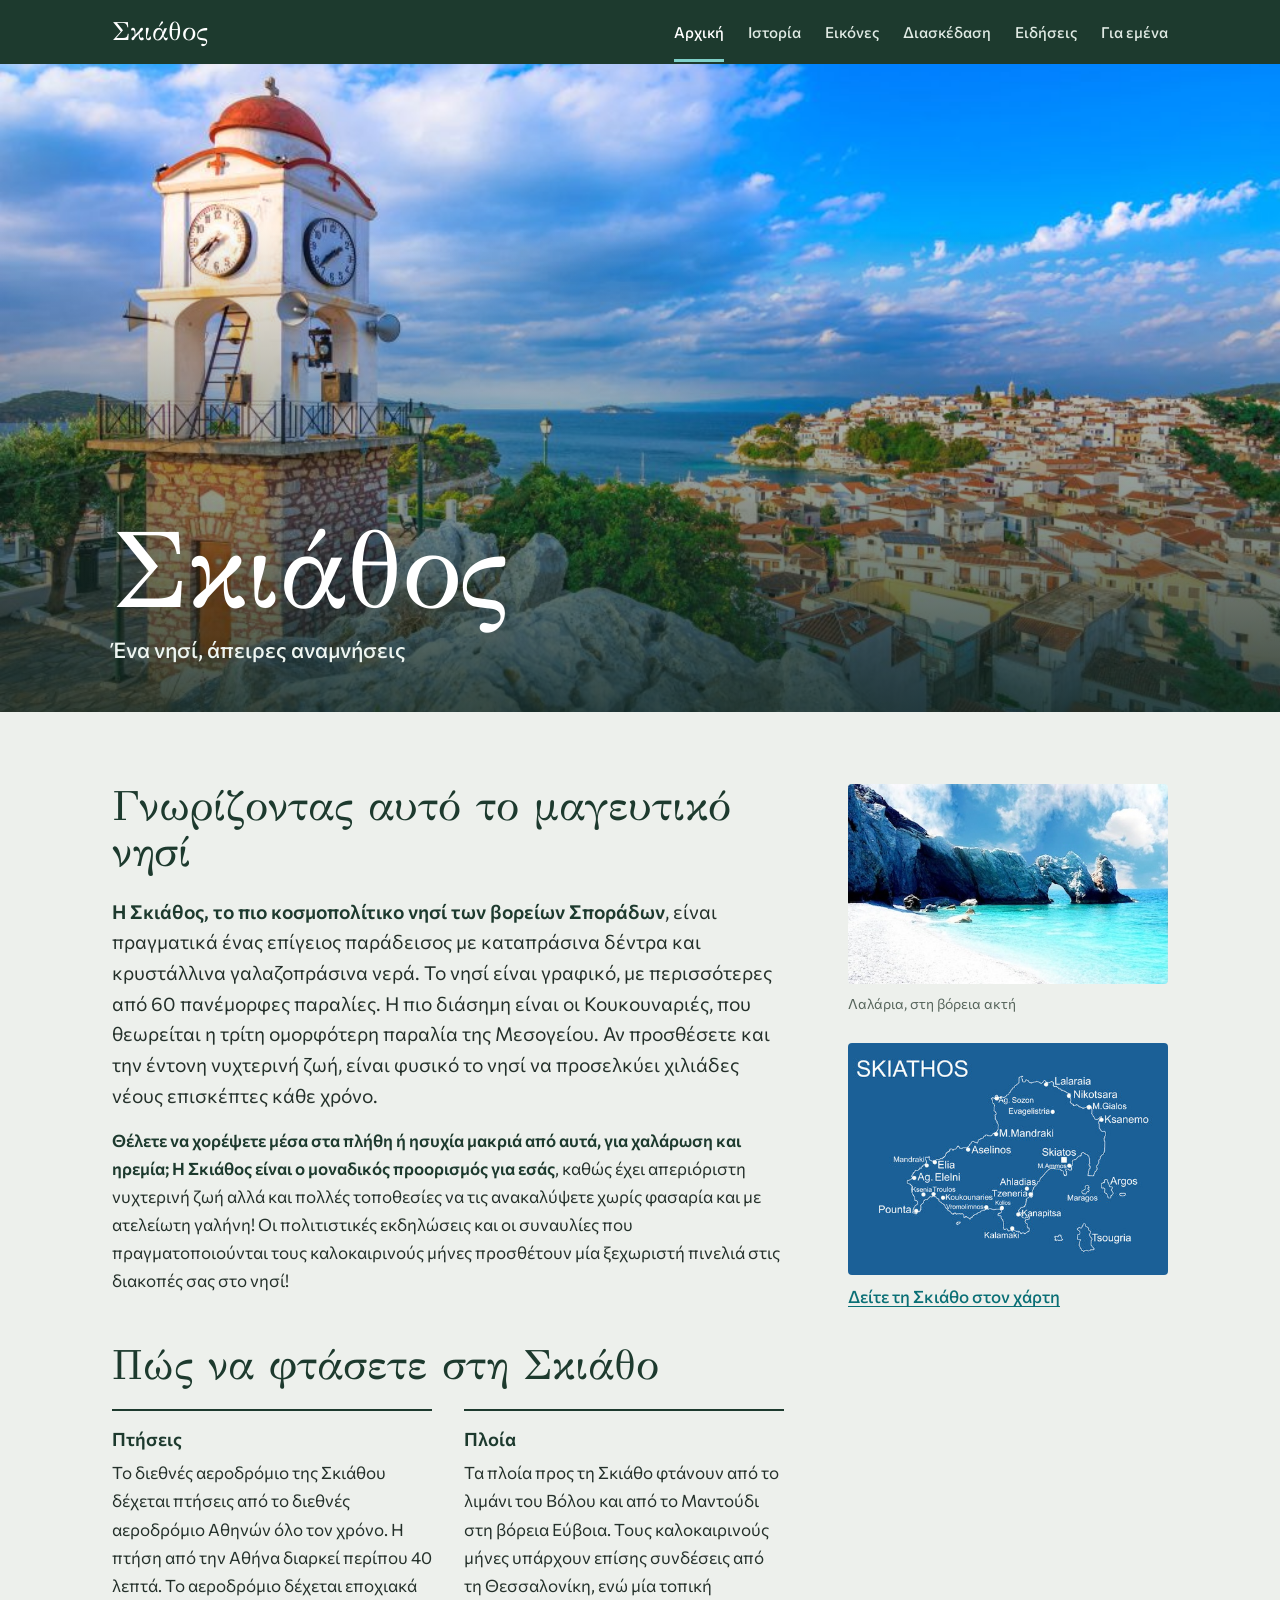
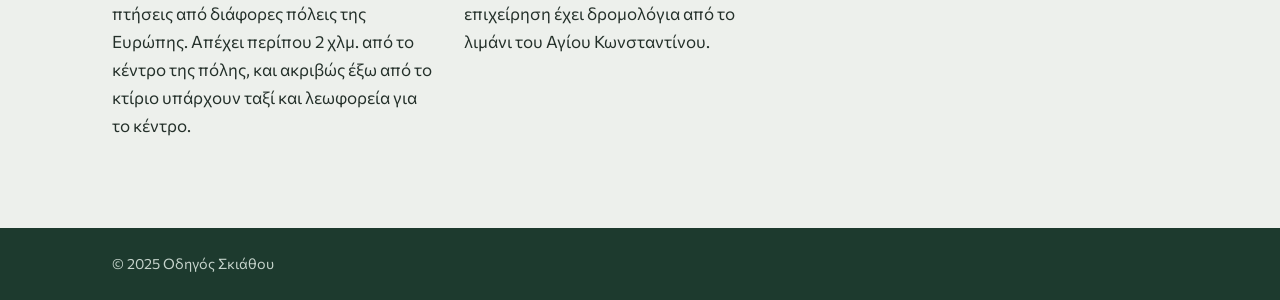
<file: index.html>
<!DOCTYPE html>
<html lang="el">

<head>
    <meta charset="UTF-8">
    <meta name="viewport" content="width=device-width, initial-scale=1">
    <meta name="description" content="ένας οδηγός για τη Σκιάθο, με αξιοθέατα, παραλίες, ιστορία και διασκέδαση.">
        <link rel="preconnect" href="https://fonts.googleapis.com">
    <link rel="preconnect" href="https://fonts.gstatic.com" crossorigin>
    <link rel="stylesheet" href="https://fonts.googleapis.com/css2?family=Commissioner:wght@400;500;600&amp;family=GFS+Didot&amp;display=swap">
    <link rel="stylesheet" href="css/style.css">
    <title>Ένας επίγειος παράδεισος: Σκιάθος</title>
</head>

<body class="page-home">
    <header class="site-header">
        <nav class="topbar" aria-label="Κύρια πλοήγηση">
            <a class="brand" href="index.html">Σκιάθος</a>
            <ul class="menu">
                <li><a class="button" href="index.html" aria-current="page">Αρχική</a></li>
                <li><a class="button" href="history.html">Ιστορία</a></li>
                <li><a class="button" href="images.html">Εικόνες</a></li>
                <li><a class="button" href="activities.html">Διασκέδαση</a></li>
                <li><a class="button" href="news.html">Ειδήσεις</a></li>
                <li><a class="button" href="aboutme.html">Για εμένα</a></li>
            </ul>
        </nav>
        <div class="hero">
            <div class="hero-text">
                <h1>Σκιάθος</h1>
                <p class="tagline">Ένα νησί, άπειρες αναμνήσεις</p>
            </div>
        </div>
    </header>

    <main id="periexomeno" class="wrap home-layout">
        <div class="content">
            <article>
                <h2>Γνωρίζοντας αυτό το μαγευτικό νησί</h2>
                <p class="lead"><span class="hightlight">Η Σκιάθος, το πιο κοσμοπολίτικο νησί των βορείων Σποράδων</span>,
                    είναι πραγματικά ένας επίγειος παράδεισος με καταπράσινα δέντρα και κρυστάλλινα γαλαζοπράσινα νερά.
                    Το νησί είναι γραφικό, με περισσότερες από 60 πανέμορφες παραλίες. Η πιο διάσημη είναι οι Κουκουναριές,
                    που θεωρείται η τρίτη ομορφότερη παραλία της Μεσογείου. Αν προσθέσετε και την έντονη νυχτερινή ζωή,
                    είναι φυσικό το νησί να προσελκύει χιλιάδες νέους επισκέπτες κάθε χρόνο.</p>
                <p><strong>Θέλετε να χορέψετε μέσα στα πλήθη ή ησυχία μακριά από αυτά, για χαλάρωση και ηρεμία;
                    Η Σκιάθος είναι ο μοναδικός προορισμός για εσάς</strong>, καθώς έχει απεριόριστη νυχτερινή ζωή
                    αλλά και πολλές τοποθεσίες να τις ανακαλύψετε χωρίς φασαρία και με ατελείωτη γαλήνη!
                    Οι πολιτιστικές εκδηλώσεις και οι συναυλίες που πραγματοποιούνται τους καλοκαιρινούς μήνες
                    προσθέτουν μία ξεχωριστή πινελιά στις διακοπές σας στο νησί!</p>
            </article>
            <section class="getting-there">
                <h2>Πώς να φτάσετε στη Σκιάθο</h2>
                <div class="routes">
                    <div class="route">
                        <h3>Πτήσεις</h3>
                        <p>Το διεθνές αεροδρόμιο της Σκιάθου δέχεται πτήσεις από το διεθνές αεροδρόμιο Αθηνών όλο τον χρόνο.
                            Η πτήση από την Αθήνα διαρκεί περίπου 40 λεπτά. Το αεροδρόμιο δέχεται εποχιακά πτήσεις από
                            διάφορες πόλεις της Ευρώπης. Απέχει περίπου 2 χλμ. από το κέντρο της πόλης, και ακριβώς έξω από
                            το κτίριο υπάρχουν ταξί και λεωφορεία για το κέντρο.</p>
                    </div>
                    <div class="route">
                        <h3>Πλοία</h3>
                        <p>Τα πλοία προς τη Σκιάθο φτάνουν από το λιμάνι του Βόλου και από το Μαντούδι στη βόρεια Εύβοια.
                            Τους καλοκαιρινούς μήνες υπάρχουν επίσης συνδέσεις από τη Θεσσαλονίκη, ενώ μία τοπική επιχείρηση
                            έχει δρομολόγια από το λιμάνι του Αγίου Κωνσταντίνου.</p>
                    </div>
                </div>
            </section>
        </div>
        <aside class="side">
            <figure>
                <img src="images/collumpic.jpg" alt="Η παραλία Λαλάρια με τη φυσική αψίδα στα βράχια">
                <figcaption>Λαλάρια, στη βόρεια ακτή</figcaption>
            </figure>
            <a class="map-link" href="https://www.google.com/maps/@39.1655682,23.4661247,12160m/data=!3m1!1e3?entry=ttu&amp;g_ep=EgoyMDI1MTEwMi4wIKXMDSoASAFQAw%3D%3D"
                target="_blank" rel="noopener">
                <img src="images/map.jpg" alt="Χάρτης της Σκιάθου με τις παραλίες">
                <span>Δείτε τη Σκιάθο στον χάρτη</span>
            </a>
        </aside>
    </main>

    <footer class="footer">
        <p>&copy; 2025 Οδηγός Σκιάθου</p>
    </footer>

</body>

</html>
</file>
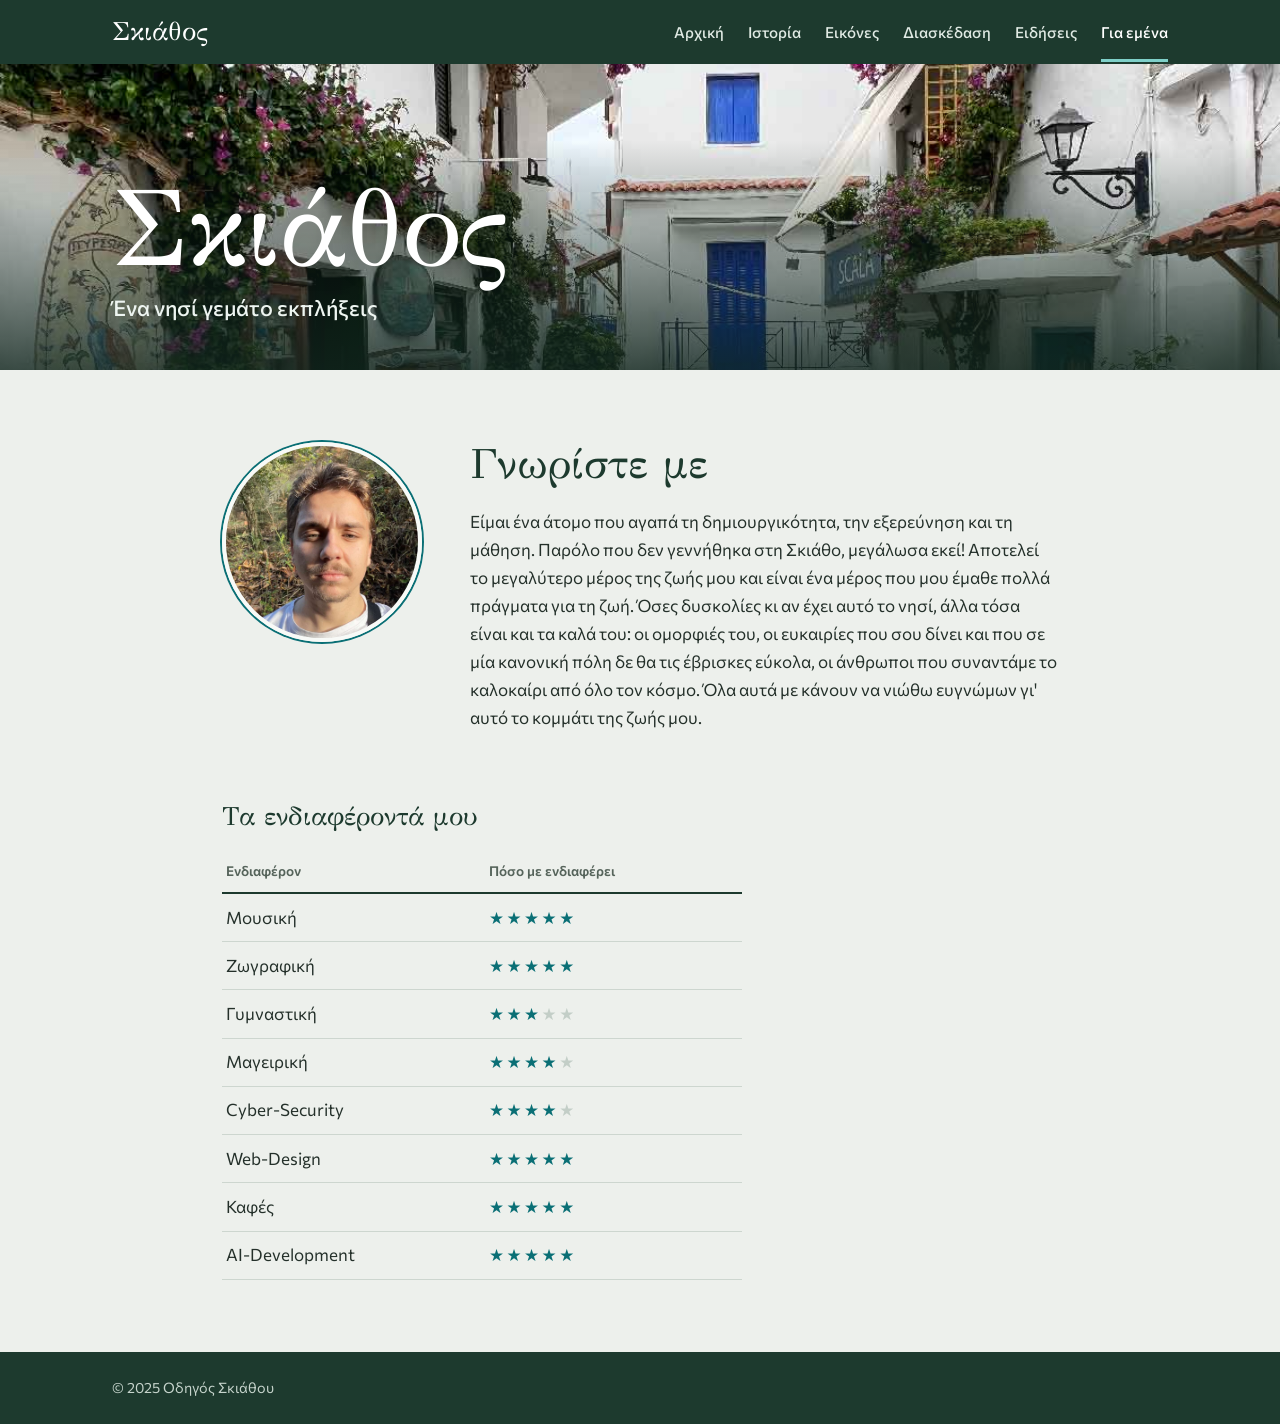
<file: aboutme.html>
<!DOCTYPE html>
<html lang="el">

<head>
    <meta charset="UTF-8">
    <meta name="viewport" content="width=device-width, initial-scale=1">
    <meta name="description" content="ένας οδηγός για τη Σκιάθο, με αξιοθέατα, παραλίες, ιστορία και διασκέδαση.">
        <link rel="preconnect" href="https://fonts.googleapis.com">
    <link rel="preconnect" href="https://fonts.gstatic.com" crossorigin>
    <link rel="stylesheet" href="https://fonts.googleapis.com/css2?family=Commissioner:wght@400;500;600&amp;family=GFS+Didot&amp;display=swap">
    <link rel="stylesheet" href="css/style.css">
    <title>Πληροφορίες για εμένα · Οδηγός Σκιάθου</title>
</head>

<body class="page-about">
    <header class="site-header">
        <nav class="topbar" aria-label="Κύρια πλοήγηση">
            <a class="brand" href="index.html">Σκιάθος</a>
            <ul class="menu">
                <li><a class="button" href="index.html">Αρχική</a></li>
                <li><a class="button" href="history.html">Ιστορία</a></li>
                <li><a class="button" href="images.html">Εικόνες</a></li>
                <li><a class="button" href="activities.html">Διασκέδαση</a></li>
                <li><a class="button" href="news.html">Ειδήσεις</a></li>
                <li><a class="button" href="aboutme.html" aria-current="page">Για εμένα</a></li>
            </ul>
        </nav>
        <div class="hero">
            <div class="hero-text">
                <h1>Σκιάθος</h1>
                <p class="tagline">Ένα νησί γεμάτο εκπλήξεις</p>
            </div>
        </div>
    </header>

    <main id="mepage" class="wrap about">
        <div class="about-intro">
            <img src="images/aboutMePic.jpg" alt="Φωτογραφία μου" class="me">
            <div>
                <h2>Γνωρίστε με</h2>
                <p>Είμαι ένα άτομο που αγαπά τη δημιουργικότητα, την εξερεύνηση και τη μάθηση.
                    Παρόλο που δεν γεννήθηκα στη Σκιάθο, μεγάλωσα εκεί! Αποτελεί το μεγαλύτερο μέρος της ζωής
                    μου και είναι ένα μέρος που μου έμαθε πολλά πράγματα για τη ζωή. Όσες δυσκολίες κι αν έχει αυτό
                    το νησί, άλλα τόσα είναι και τα καλά του: οι ομορφιές του, οι ευκαιρίες που σου δίνει
                    και που σε μία κανονική πόλη δε θα τις έβρισκες εύκολα, οι άνθρωποι που συναντάμε το καλοκαίρι
                    από όλο τον κόσμο. Όλα αυτά με κάνουν να νιώθω ευγνώμων γι' αυτό το κομμάτι της ζωής μου.</p>
            </div>
        </div>
        <table>
            <caption>Τα ενδιαφέροντά μου</caption>
            <thead>
                <tr><th scope="col">Ενδιαφέρον</th><th scope="col">Πόσο με ενδιαφέρει</th></tr>
            </thead>
            <tbody>
                    <tr><td>Μουσική</td><td><span class="stars" role="img" aria-label="5 από 5">★★★★★<span class="off"></span></span></td></tr>
                    <tr><td>Ζωγραφική</td><td><span class="stars" role="img" aria-label="5 από 5">★★★★★<span class="off"></span></span></td></tr>
                    <tr><td>Γυμναστική</td><td><span class="stars" role="img" aria-label="3 από 5">★★★<span class="off">★★</span></span></td></tr>
                    <tr><td>Μαγειρική</td><td><span class="stars" role="img" aria-label="4 από 5">★★★★<span class="off">★</span></span></td></tr>
                    <tr><td>Cyber-Security</td><td><span class="stars" role="img" aria-label="4 από 5">★★★★<span class="off">★</span></span></td></tr>
                    <tr><td>Web-Design</td><td><span class="stars" role="img" aria-label="5 από 5">★★★★★<span class="off"></span></span></td></tr>
                    <tr><td>Καφές</td><td><span class="stars" role="img" aria-label="5 από 5">★★★★★<span class="off"></span></span></td></tr>
                    <tr><td>AI-Development</td><td><span class="stars" role="img" aria-label="5 από 5">★★★★★<span class="off"></span></span></td></tr>
            </tbody>
        </table>
    </main>


    <footer class="footer">
        <p>&copy; 2025 Οδηγός Σκιάθου</p>
    </footer>
</body>

</html>
</file>
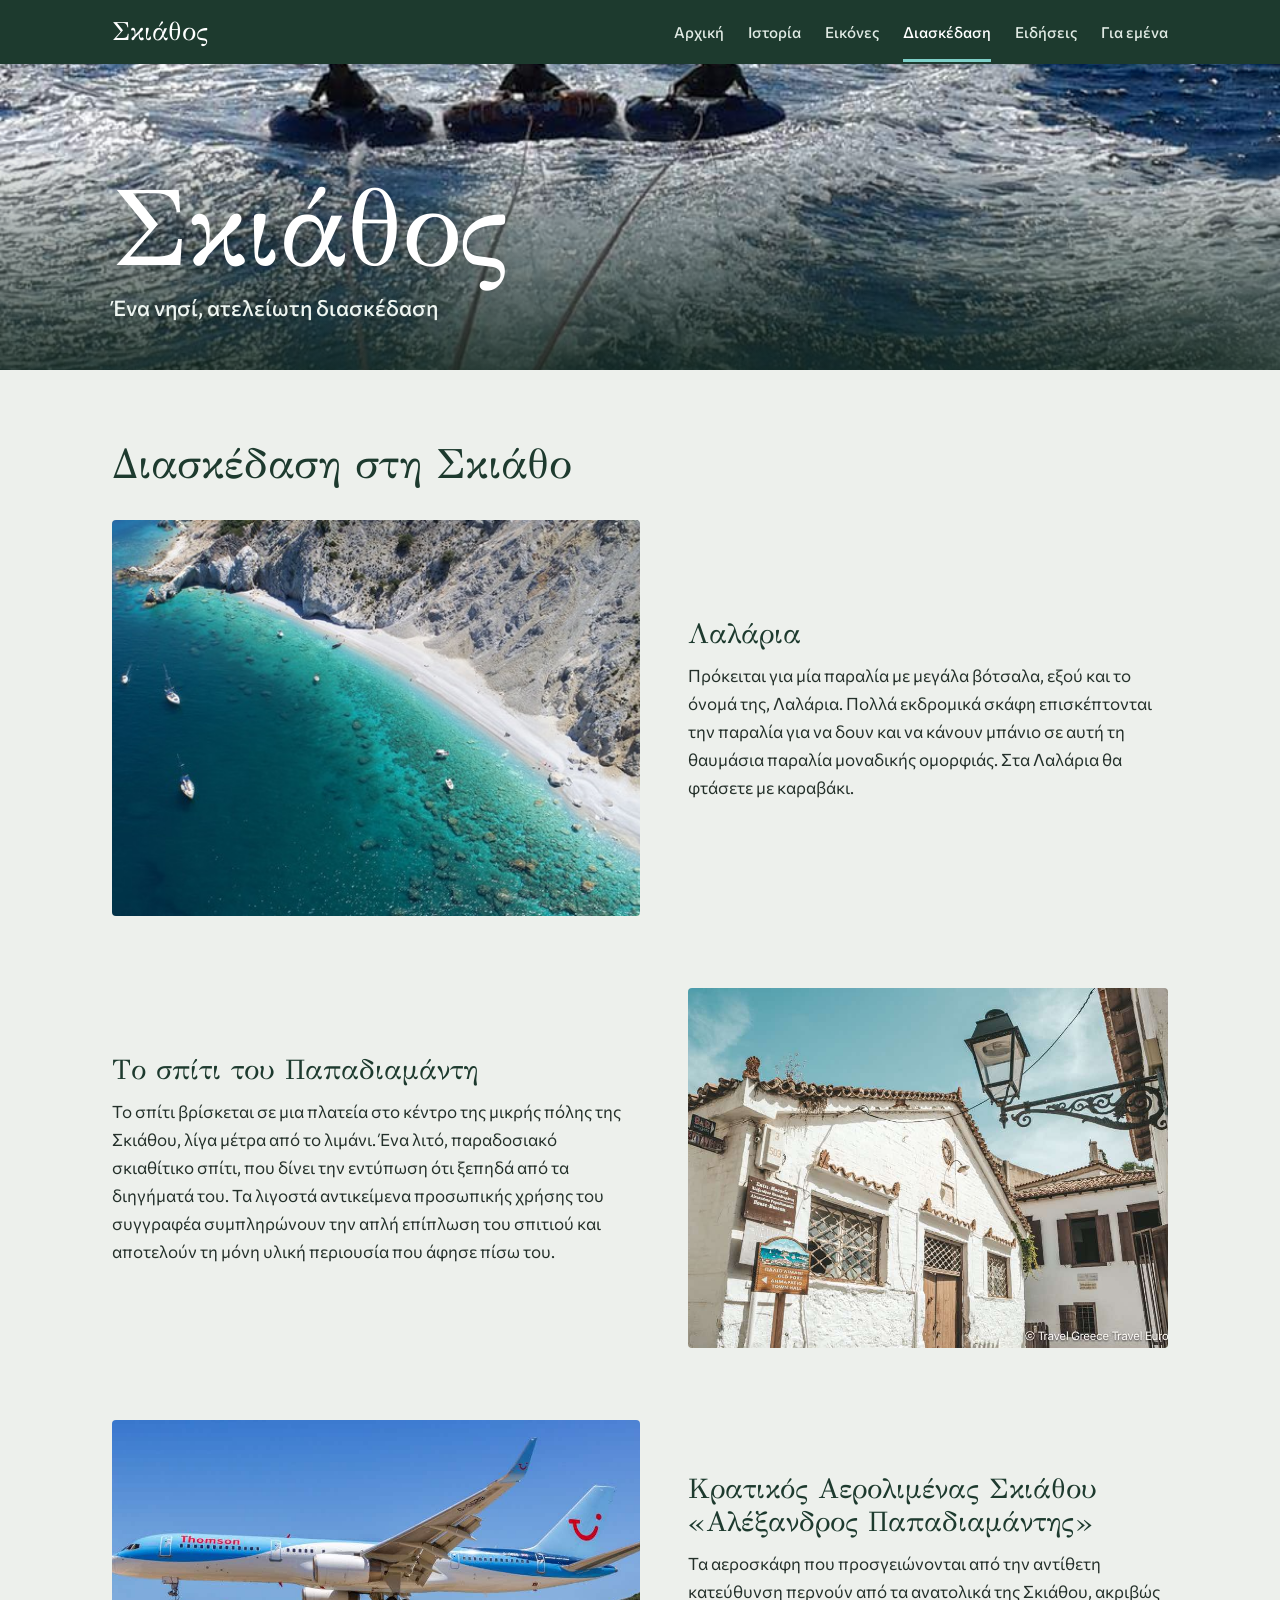
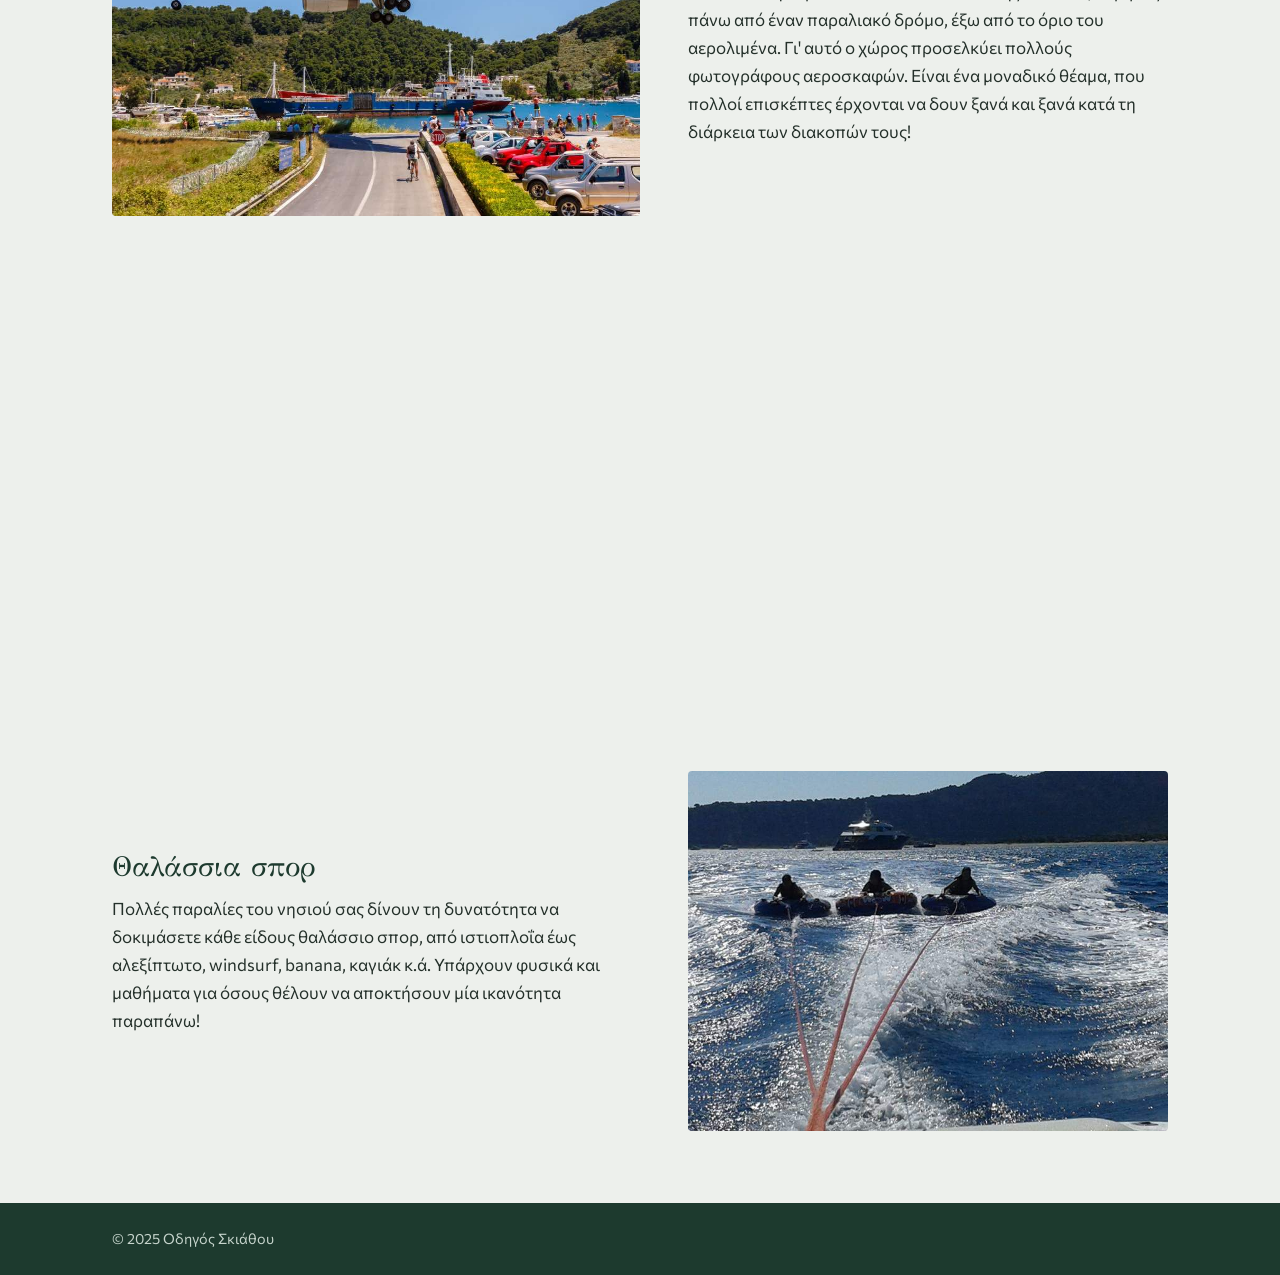
<file: activities.html>
<!DOCTYPE html>
<html lang="el">

<head>
    <meta charset="UTF-8">
    <meta name="viewport" content="width=device-width, initial-scale=1">
    <meta name="description" content="ένας οδηγός για τη Σκιάθο, με αξιοθέατα, παραλίες, ιστορία και διασκέδαση.">
        <link rel="preconnect" href="https://fonts.googleapis.com">
    <link rel="preconnect" href="https://fonts.gstatic.com" crossorigin>
    <link rel="stylesheet" href="https://fonts.googleapis.com/css2?family=Commissioner:wght@400;500;600&amp;family=GFS+Didot&amp;display=swap">
    <link rel="stylesheet" href="css/style.css">
    <title>Διασκέδαση · Οδηγός Σκιάθου</title>
</head>

<body class="page-activities">
    <header class="site-header">
        <nav class="topbar" aria-label="Κύρια πλοήγηση">
            <a class="brand" href="index.html">Σκιάθος</a>
            <ul class="menu">
                <li><a class="button" href="index.html">Αρχική</a></li>
                <li><a class="button" href="history.html">Ιστορία</a></li>
                <li><a class="button" href="images.html">Εικόνες</a></li>
                <li><a class="button" href="activities.html" aria-current="page">Διασκέδαση</a></li>
                <li><a class="button" href="news.html">Ειδήσεις</a></li>
                <li><a class="button" href="aboutme.html">Για εμένα</a></li>
            </ul>
        </nav>
        <div class="hero">
            <div class="hero-text">
                <h1>Σκιάθος</h1>
                <p class="tagline">Ένα νησί, ατελείωτη διασκέδαση</p>
            </div>
        </div>
    </header>

    <main id="activitie" class="wrap">
        <h2>Διασκέδαση στη Σκιάθο</h2>
        <div id="cards">
            <article class="activity">
                <img src="images/lalaria.jpg" alt="Η παραλία Λαλάρια με τα λευκά βότσαλα" loading="lazy">
                <div class="activity-text">
                    <h3>Λαλάρια</h3>
                    <p>Πρόκειται για μία παραλία με μεγάλα βότσαλα, εξού και το όνομά της, Λαλάρια. Πολλά εκδρομικά σκάφη
                        επισκέπτονται την παραλία για να δουν και να κάνουν μπάνιο σε αυτή τη θαυμάσια παραλία μοναδικής
                        ομορφιάς. Στα Λαλάρια θα φτάσετε με καραβάκι.</p>
                </div>
            </article>
            <article class="activity">
                <img src="images/Papadiamantishouse.jpg" alt="Το σπίτι του Αλέξανδρου Παπαδιαμάντη" loading="lazy">
                <div class="activity-text">
                    <h3>Το σπίτι του Παπαδιαμάντη</h3>
                    <p>Το σπίτι βρίσκεται σε μια πλατεία στο κέντρο της μικρής πόλης της Σκιάθου, λίγα μέτρα από το λιμάνι.
                        Ένα λιτό, παραδοσιακό σκιαθίτικο σπίτι, που δίνει την εντύπωση ότι ξεπηδά από τα διηγήματά του.
                        Τα λιγοστά αντικείμενα προσωπικής χρήσης του συγγραφέα συμπληρώνουν την απλή επίπλωση του σπιτιού
                        και αποτελούν τη μόνη υλική περιουσία που άφησε πίσω του.</p>
                </div>
            </article>
            <article class="activity">
                <img src="images/SkiathosAeroplano.jpg" alt="Αεροπλάνο προσγειώνεται χαμηλά πάνω από τον δρόμο" loading="lazy">
                <div class="activity-text">
                    <h3>Κρατικός Αερολιμένας Σκιάθου «Αλέξανδρος Παπαδιαμάντης»</h3>
                    <p>Τα αεροσκάφη που προσγειώνονται από την αντίθετη κατεύθυνση περνούν από τα ανατολικά της Σκιάθου,
                        ακριβώς πάνω από έναν παραλιακό δρόμο, έξω από το όριο του αερολιμένα. Γι' αυτό ο χώρος
                        προσελκύει πολλούς φωτογράφους αεροσκαφών. Είναι ένα μοναδικό θέαμα, που πολλοί επισκέπτες
                        έρχονται να δουν ξανά και ξανά κατά τη διάρκεια των διακοπών τους!</p>
                </div>
            </article>
            <div class="video">
                <iframe loading="lazy" width="560" height="315" src="https://www.youtube.com/embed/_xpuVYMnDwM?si=MSzuhVjWtOmNzoS1" title="Προσγείωση αεροπλάνου στη Σκιάθο (YouTube)" allow="accelerometer; autoplay; clipboard-write; encrypted-media; gyroscope; picture-in-picture; web-share" referrerpolicy="strict-origin-when-cross-origin" allowfullscreen></iframe>
            </div>
            <article class="activity">
                <img src="images/WaterSport.jpg" alt="Θαλάσσια σπορ με φουσκωτά πίσω από σκάφος" loading="lazy">
                <div class="activity-text">
                    <h3>Θαλάσσια σπορ</h3>
                    <p>Πολλές παραλίες του νησιού σας δίνουν τη δυνατότητα να δοκιμάσετε κάθε είδους θαλάσσιο σπορ,
                        από ιστιοπλοΐα έως αλεξίπτωτο, windsurf, banana, καγιάκ κ.ά. Υπάρχουν φυσικά και μαθήματα για
                        όσους θέλουν να αποκτήσουν μία ικανότητα παραπάνω!</p>
                </div>
            </article>
        </div>
    </main>

    <footer class="footer">
        <p>&copy; 2025 Οδηγός Σκιάθου</p>
    </footer>
</body>

</html>
</file>
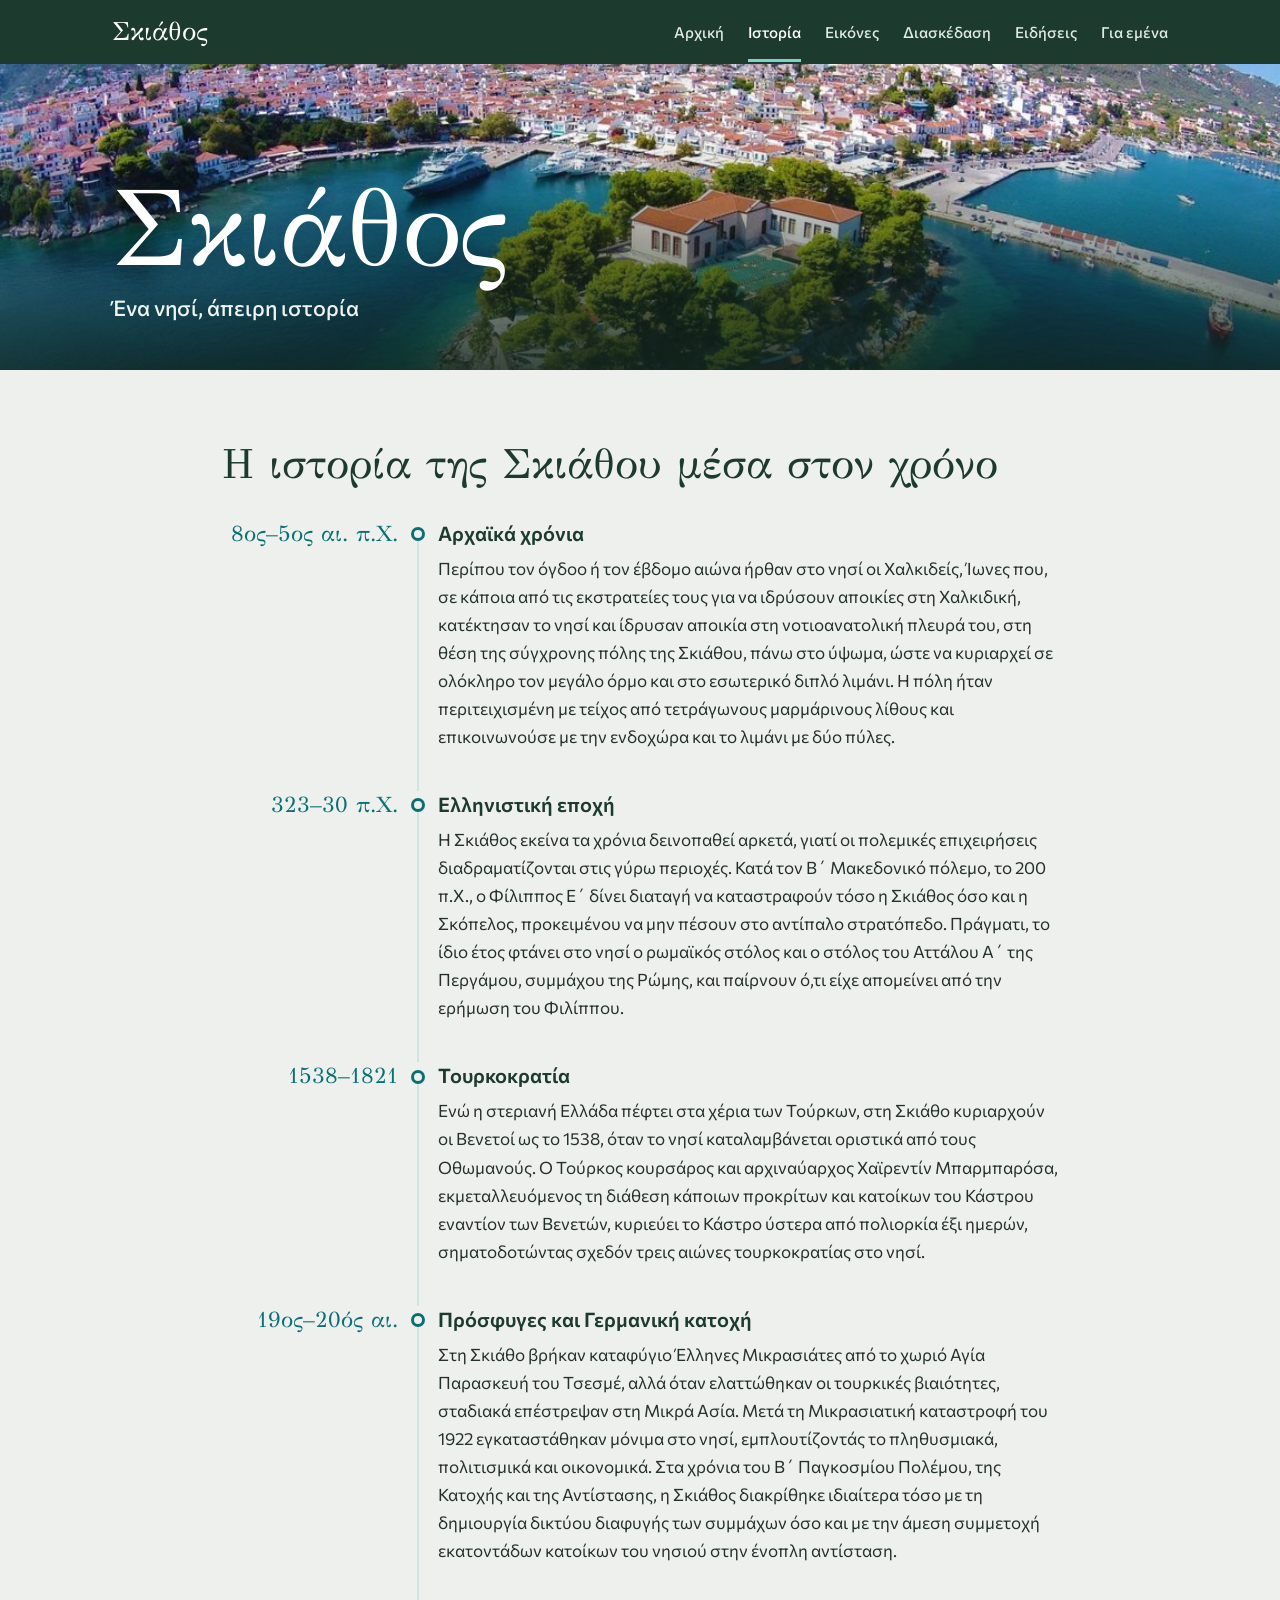
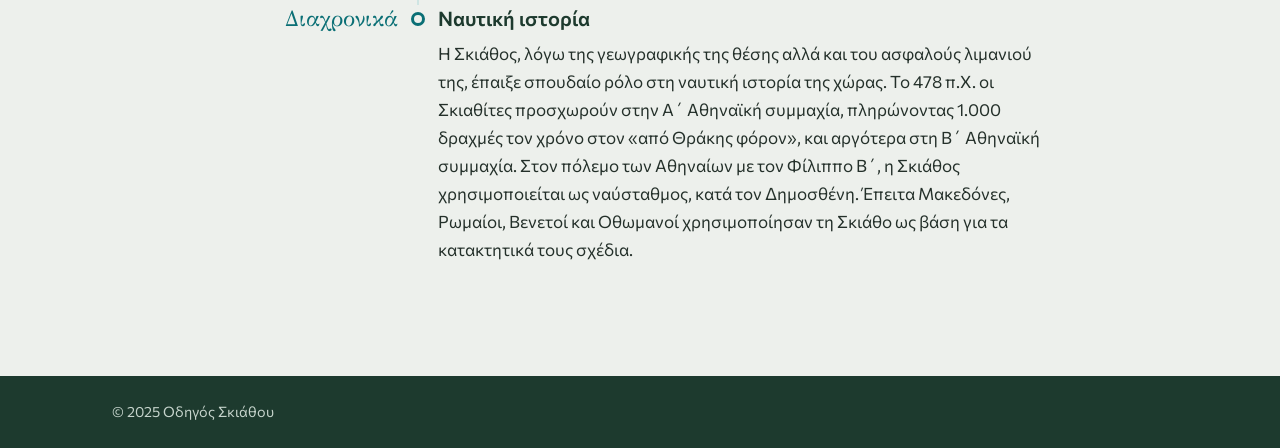
<file: history.html>
<!DOCTYPE html>
<html lang="el">

<head>
    <meta charset="UTF-8">
    <meta name="viewport" content="width=device-width, initial-scale=1">
    <meta name="description" content="ένας οδηγός για τη Σκιάθο, με αξιοθέατα, παραλίες, ιστορία και διασκέδαση.">
        <link rel="preconnect" href="https://fonts.googleapis.com">
    <link rel="preconnect" href="https://fonts.gstatic.com" crossorigin>
    <link rel="stylesheet" href="https://fonts.googleapis.com/css2?family=Commissioner:wght@400;500;600&amp;family=GFS+Didot&amp;display=swap">
    <link rel="stylesheet" href="css/style.css">
    <title>Ιστορία · Οδηγός Σκιάθου</title>
</head>

<body class="page-history">
    <header class="site-header">
        <nav class="topbar" aria-label="Κύρια πλοήγηση">
            <a class="brand" href="index.html">Σκιάθος</a>
            <ul class="menu">
                <li><a class="button" href="index.html">Αρχική</a></li>
                <li><a class="button" href="history.html" aria-current="page">Ιστορία</a></li>
                <li><a class="button" href="images.html">Εικόνες</a></li>
                <li><a class="button" href="activities.html">Διασκέδαση</a></li>
                <li><a class="button" href="news.html">Ειδήσεις</a></li>
                <li><a class="button" href="aboutme.html">Για εμένα</a></li>
            </ul>
        </nav>
        <div class="hero">
            <div class="hero-text">
                <h1>Σκιάθος</h1>
                <p class="tagline">Ένα νησί, άπειρη ιστορία</p>
            </div>
        </div>
    </header>
    <main class="wrap narrow">
        <h2>Η ιστορία της Σκιάθου μέσα στον χρόνο</h2>
        <ol class="timeline">
            <li>
                <p class="era">8ος–5ος αι. π.Χ.</p>
                <h3>Αρχαϊκά χρόνια</h3>
                <p>Περίπου τον όγδοο ή τον έβδομο αιώνα ήρθαν στο νησί οι Χαλκιδείς, Ίωνες που, σε κάποια από τις
                    εκστρατείες τους για να ιδρύσουν αποικίες στη Χαλκιδική, κατέκτησαν το νησί και ίδρυσαν αποικία
                    στη νοτιοανατολική πλευρά του, στη θέση της σύγχρονης πόλης της Σκιάθου, πάνω στο ύψωμα, ώστε να
                    κυριαρχεί σε ολόκληρο τον μεγάλο όρμο και στο εσωτερικό διπλό λιμάνι. Η πόλη ήταν περιτειχισμένη
                    με τείχος από τετράγωνους μαρμάρινους λίθους και επικοινωνούσε με την ενδοχώρα και το λιμάνι με δύο πύλες.</p>
            </li>
            <li>
                <p class="era">323–30 π.Χ.</p>
                <h3>Ελληνιστική εποχή</h3>
                <p>Η Σκιάθος εκείνα τα χρόνια δεινοπαθεί αρκετά, γιατί οι πολεμικές επιχειρήσεις διαδραματίζονται στις
                    γύρω περιοχές. Κατά τον Β΄ Μακεδονικό πόλεμο, το 200 π.Χ., ο Φίλιππος Ε΄ δίνει διαταγή να καταστραφούν
                    τόσο η Σκιάθος όσο και η Σκόπελος, προκειμένου να μην πέσουν στο αντίπαλο στρατόπεδο. Πράγματι, το ίδιο
                    έτος φτάνει στο νησί ο ρωμαϊκός στόλος και ο στόλος του Αττάλου Α΄ της Περγάμου, συμμάχου της Ρώμης,
                    και παίρνουν ό,τι είχε απομείνει από την ερήμωση του Φιλίππου.</p>
            </li>
            <li>
                <p class="era">1538–1821</p>
                <h3>Τουρκοκρατία</h3>
                <p>Ενώ η στεριανή Ελλάδα πέφτει στα χέρια των Τούρκων, στη Σκιάθο κυριαρχούν οι Βενετοί ως το 1538,
                    όταν το νησί καταλαμβάνεται οριστικά από τους Οθωμανούς. Ο Τούρκος κουρσάρος και αρχιναύαρχος Χαϊρεντίν
                    Μπαρμπαρόσα, εκμεταλλευόμενος τη διάθεση κάποιων προκρίτων και κατοίκων του Κάστρου εναντίον των Βενετών,
                    κυριεύει το Κάστρο ύστερα από πολιορκία έξι ημερών, σηματοδοτώντας σχεδόν τρεις αιώνες τουρκοκρατίας στο νησί.</p>
            </li>
            <li>
                <p class="era">19ος–20ός αι.</p>
                <h3>Πρόσφυγες και Γερμανική κατοχή</h3>
                <p>Στη Σκιάθο βρήκαν καταφύγιο Έλληνες Μικρασιάτες από το χωριό Αγία Παρασκευή του Τσεσμέ, αλλά όταν
                    ελαττώθηκαν οι τουρκικές βιαιότητες, σταδιακά επέστρεψαν στη Μικρά Ασία. Μετά τη Μικρασιατική καταστροφή
                    του 1922 εγκαταστάθηκαν μόνιμα στο νησί, εμπλουτίζοντάς το πληθυσμιακά, πολιτισμικά και οικονομικά.
                    Στα χρόνια του Β΄ Παγκοσμίου Πολέμου, της Κατοχής και της Αντίστασης, η Σκιάθος διακρίθηκε ιδιαίτερα
                    τόσο με τη δημιουργία δικτύου διαφυγής των συμμάχων όσο και με την άμεση συμμετοχή εκατοντάδων κατοίκων
                    του νησιού στην ένοπλη αντίσταση.</p>
            </li>
            <li>
                <p class="era">Διαχρονικά</p>
                <h3>Ναυτική ιστορία</h3>
                <p>Η Σκιάθος, λόγω της γεωγραφικής της θέσης αλλά και του ασφαλούς λιμανιού της, έπαιξε σπουδαίο ρόλο στη
                    ναυτική ιστορία της χώρας. Το 478 π.Χ. οι Σκιαθίτες προσχωρούν στην Α΄ Αθηναϊκή συμμαχία, πληρώνοντας
                    1.000 δραχμές τον χρόνο στον «από Θράκης φόρον», και αργότερα στη Β΄ Αθηναϊκή συμμαχία. Στον πόλεμο των
                    Αθηναίων με τον Φίλιππο Β΄, η Σκιάθος χρησιμοποιείται ως ναύσταθμος, κατά τον Δημοσθένη. Έπειτα Μακεδόνες,
                    Ρωμαίοι, Βενετοί και Οθωμανοί χρησιμοποίησαν τη Σκιάθο ως βάση για τα κατακτητικά τους σχέδια.</p>
            </li>
        </ol>
    </main>

    <footer class="footer">
        <p>&copy; 2025 Οδηγός Σκιάθου</p>
    </footer>
</body>

</html>
</file>
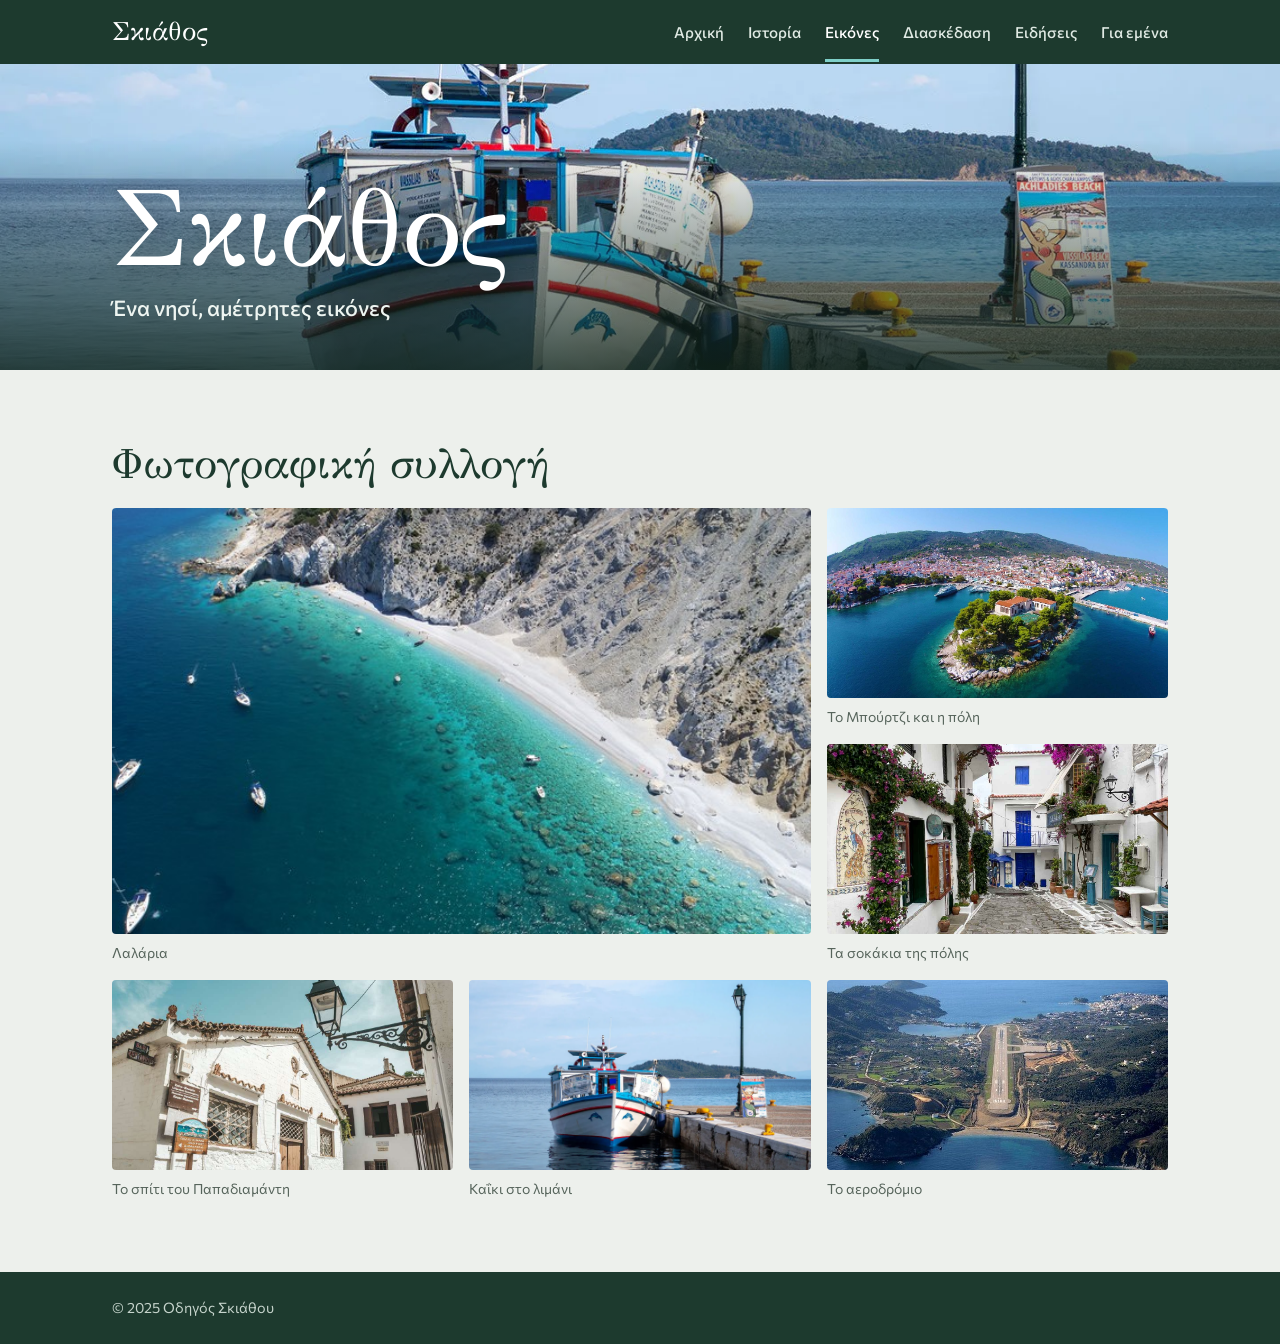
<file: images.html>
<!DOCTYPE html>
<html lang="el">

<head>
    <meta charset="UTF-8">
    <meta name="viewport" content="width=device-width, initial-scale=1">
    <meta name="description" content="ένας οδηγός για τη Σκιάθο, με αξιοθέατα, παραλίες, ιστορία και διασκέδαση.">
        <link rel="preconnect" href="https://fonts.googleapis.com">
    <link rel="preconnect" href="https://fonts.gstatic.com" crossorigin>
    <link rel="stylesheet" href="https://fonts.googleapis.com/css2?family=Commissioner:wght@400;500;600&amp;family=GFS+Didot&amp;display=swap">
    <link rel="stylesheet" href="css/style.css">
    <title>Εικόνες · Οδηγός Σκιάθου</title>
</head>

<body class="page-images">
    <header class="site-header">
        <nav class="topbar" aria-label="Κύρια πλοήγηση">
            <a class="brand" href="index.html">Σκιάθος</a>
            <ul class="menu">
                <li><a class="button" href="index.html">Αρχική</a></li>
                <li><a class="button" href="history.html">Ιστορία</a></li>
                <li><a class="button" href="images.html" aria-current="page">Εικόνες</a></li>
                <li><a class="button" href="activities.html">Διασκέδαση</a></li>
                <li><a class="button" href="news.html">Ειδήσεις</a></li>
                <li><a class="button" href="aboutme.html">Για εμένα</a></li>
            </ul>
        </nav>
        <div class="hero">
            <div class="hero-text">
                <h1>Σκιάθος</h1>
                <p class="tagline">Ένα νησί, αμέτρητες εικόνες</p>
            </div>
        </div>
    </header>
    <main id="gallery" class="wrap">
        <h2>Φωτογραφική συλλογή</h2>
        <div class="gallery">
            <figure>
                <a href="images/lalaria.jpg" target="_blank" rel="noopener"><img src="images/lalaria.jpg" alt="Η παραλία Λαλάρια από ψηλά" loading="lazy"></a>
                <figcaption>Λαλάρια</figcaption>
            </figure>
            <figure>
                <a href="images/thmubphoto1.jpeg" target="_blank" rel="noopener"><img src="images/thmubphoto1.jpeg" alt="Το Μπούρτζι και η πόλη της Σκιάθου από ψηλά" loading="lazy"></a>
                <figcaption>Το Μπούρτζι και η πόλη</figcaption>
            </figure>
            <figure>
                <a href="images/thumbphoto2.jpg" target="_blank" rel="noopener"><img src="images/thumbphoto2.jpg" alt="Λιθόστρωτο σοκάκι με βουκαμβίλιες" loading="lazy"></a>
                <figcaption>Τα σοκάκια της πόλης</figcaption>
            </figure>
            <figure>
                <a href="images/Papadiamantishouse.jpg" target="_blank" rel="noopener"><img src="images/Papadiamantishouse.jpg" alt="Το σπίτι του Αλέξανδρου Παπαδιαμάντη" loading="lazy"></a>
                <figcaption>Το σπίτι του Παπαδιαμάντη</figcaption>
            </figure>
            <figure>
                <a href="images/thumbphoto3.webp" target="_blank" rel="noopener"><img src="images/thumbphoto3.webp" alt="Καΐκι δεμένο στο λιμάνι" loading="lazy"></a>
                <figcaption>Καΐκι στο λιμάνι</figcaption>
            </figure>
            <figure>
                <a href="images/thmbpic4.jpg" target="_blank" rel="noopener"><img src="images/thmbpic4.jpg" alt="Ο διάδρομος του αεροδρομίου από ψηλά" loading="lazy"></a>
                <figcaption>Το αεροδρόμιο</figcaption>
            </figure>
        </div>
    </main>

    <footer class="footer">
        <p>&copy; 2025 Οδηγός Σκιάθου</p>
    </footer>
</body>

</html>
</file>
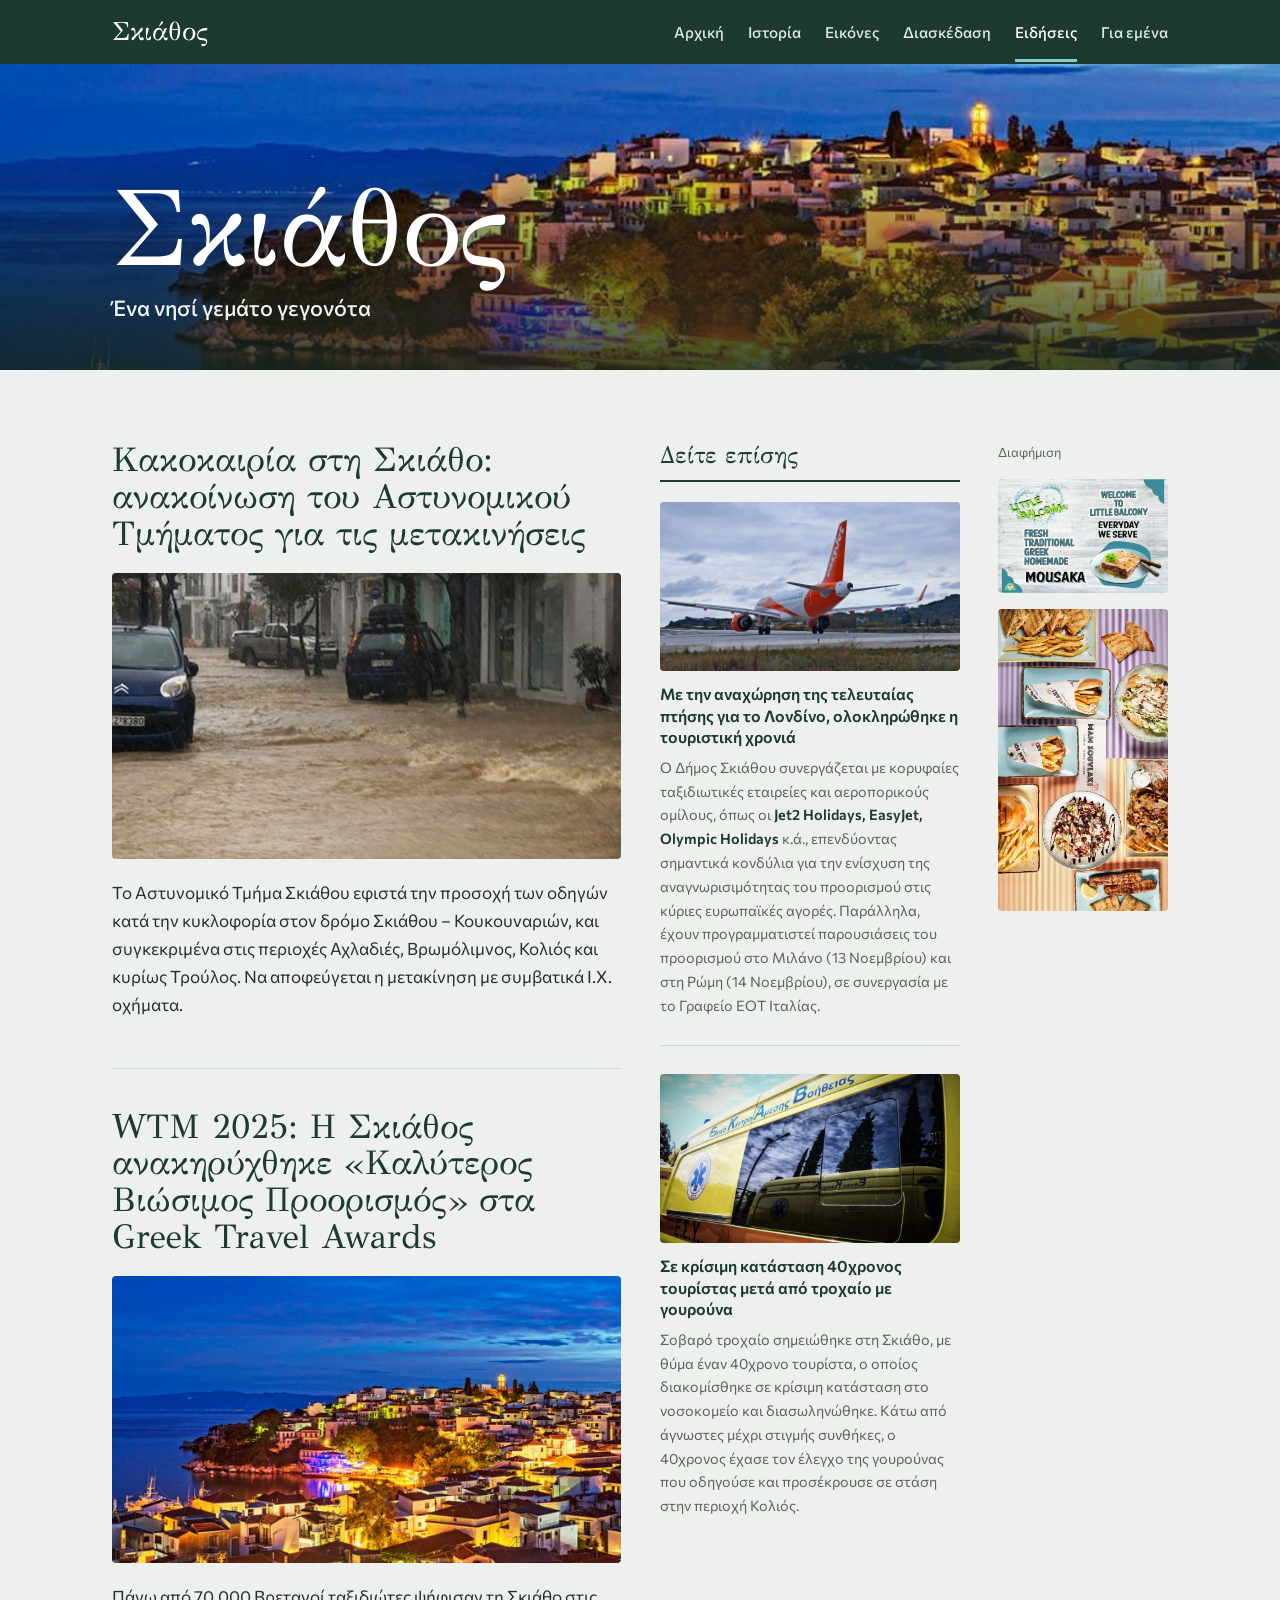
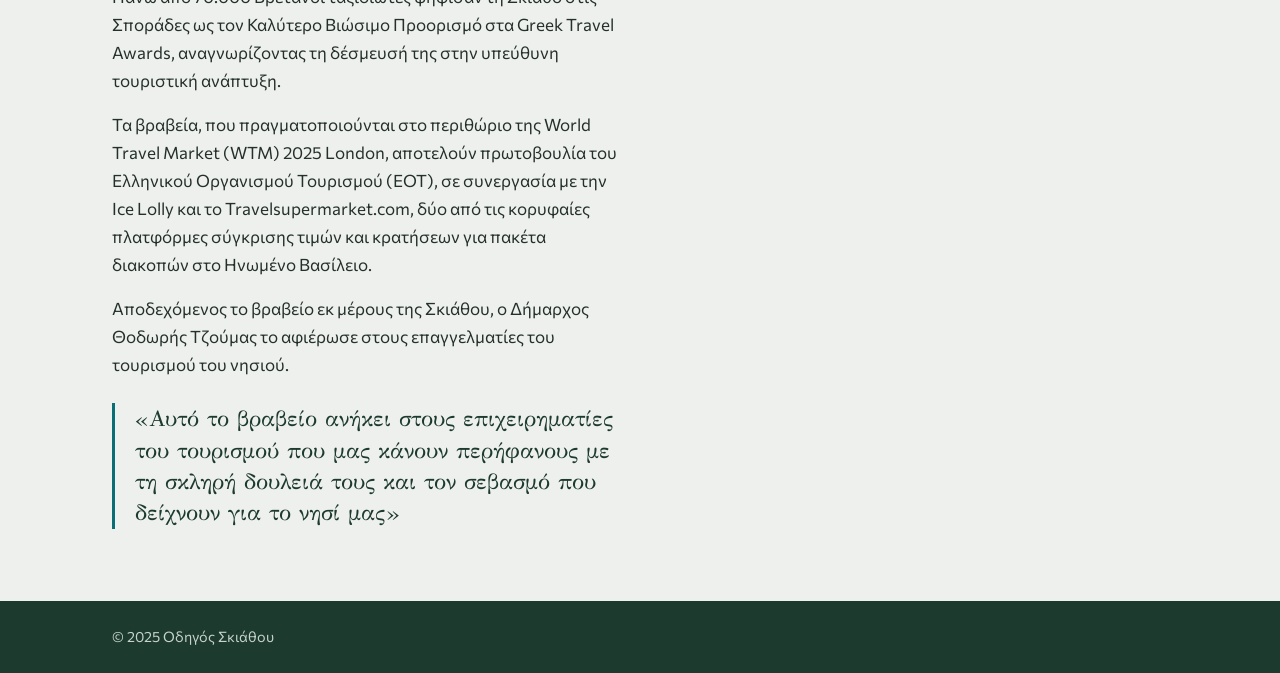
<file: news.html>
<!DOCTYPE html>
<html lang="el">

<head>
    <meta charset="UTF-8">
    <meta name="viewport" content="width=device-width, initial-scale=1">
    <meta name="description" content="ένας οδηγός για τη Σκιάθο, με αξιοθέατα, παραλίες, ιστορία και διασκέδαση.">
        <link rel="preconnect" href="https://fonts.googleapis.com">
    <link rel="preconnect" href="https://fonts.gstatic.com" crossorigin>
    <link rel="stylesheet" href="https://fonts.googleapis.com/css2?family=Commissioner:wght@400;500;600&amp;family=GFS+Didot&amp;display=swap">
    <link rel="stylesheet" href="css/style.css">
    <title>Ειδήσεις · Οδηγός Σκιάθου</title>
</head>

<body class="page-news">
    <header class="site-header">
        <nav class="topbar" aria-label="Κύρια πλοήγηση">
            <a class="brand" href="index.html">Σκιάθος</a>
            <ul class="menu">
                <li><a class="button" href="index.html">Αρχική</a></li>
                <li><a class="button" href="history.html">Ιστορία</a></li>
                <li><a class="button" href="images.html">Εικόνες</a></li>
                <li><a class="button" href="activities.html">Διασκέδαση</a></li>
                <li><a class="button" href="news.html" aria-current="page">Ειδήσεις</a></li>
                <li><a class="button" href="aboutme.html">Για εμένα</a></li>
            </ul>
        </nav>
        <div class="hero">
            <div class="hero-text">
                <h1>Σκιάθος</h1>
                <p class="tagline">Ένα νησί γεμάτο γεγονότα</p>
            </div>
        </div>
    </header>
    <main id="eidisis" class="wrap">
        <article class="article1">
            <section class="story">
                <h2>Κακοκαιρία στη Σκιάθο: ανακοίνωση του Αστυνομικού Τμήματος για τις μετακινήσεις</h2>
                <img src="images/kakokairia.jpg" alt="Πλημμυρισμένος δρόμος στη Σκιάθο">
                <p>Το Αστυνομικό Τμήμα Σκιάθου εφιστά την προσοχή των οδηγών κατά την κυκλοφορία στον δρόμο
                    Σκιάθου – Κουκουναριών, και συγκεκριμένα στις περιοχές Αχλαδιές, Βρωμόλιμνος, Κολιός και κυρίως Τρούλος.
                    Να αποφεύγεται η μετακίνηση με συμβατικά Ι.Χ. οχήματα.</p>
            </section>
            <section class="story">
                <h2>WTM 2025: Η Σκιάθος ανακηρύχθηκε «Καλύτερος Βιώσιμος Προορισμός» στα Greek Travel Awards</h2>
                <img src="images/skiathosNews-2.jpg" alt="Η πόλη και το λιμάνι της Σκιάθου από ψηλά">
                <p>Πάνω από 70.000 Βρετανοί ταξιδιώτες ψήφισαν τη Σκιάθο στις Σποράδες ως τον Καλύτερο Βιώσιμο Προορισμό
                    στα Greek Travel Awards, αναγνωρίζοντας τη δέσμευσή της στην υπεύθυνη τουριστική ανάπτυξη.</p>
                <p>Τα βραβεία, που πραγματοποιούνται στο περιθώριο της World Travel Market (WTM) 2025 London, αποτελούν
                    πρωτοβουλία του Ελληνικού Οργανισμού Τουρισμού (ΕΟΤ), σε συνεργασία με την Ice Lolly και το
                    Travelsupermarket.com, δύο από τις κορυφαίες πλατφόρμες σύγκρισης τιμών και κρατήσεων για πακέτα
                    διακοπών στο Ηνωμένο Βασίλειο.</p>
                <p>Αποδεχόμενος το βραβείο εκ μέρους της Σκιάθου, ο Δήμαρχος Θοδωρής Τζούμας το αφιέρωσε στους
                    επαγγελματίες του τουρισμού του νησιού.</p>
                <blockquote>«Αυτό το βραβείο ανήκει στους επιχειρηματίες του τουρισμού που μας κάνουν περήφανους με τη σκληρή
                    δουλειά τους και τον σεβασμό που δείχνουν για το νησί μας»</blockquote>
            </section>
        </article>
        <aside class="box">
            <h2>Δείτε επίσης</h2>
            <article class="mini">
                <img src="images/airportNews.jpg" alt="Αεροπλάνο στον διάδρομο του αεροδρομίου της Σκιάθου" loading="lazy">
                <h3>Με την αναχώρηση της τελευταίας πτήσης για το Λονδίνο, ολοκληρώθηκε η τουριστική χρονιά</h3>
                <p>Ο Δήμος Σκιάθου συνεργάζεται με κορυφαίες ταξιδιωτικές εταιρείες και αεροπορικούς ομίλους, όπως οι
                    <span class="hightlight">Jet2 Holidays, EasyJet, Olympic Holidays</span> κ.ά., επενδύοντας σημαντικά
                    κονδύλια για την ενίσχυση της αναγνωρισιμότητας του προορισμού στις κύριες ευρωπαϊκές αγορές.
                    Παράλληλα, έχουν προγραμματιστεί παρουσιάσεις του προορισμού στο Μιλάνο (13 Νοεμβρίου) και στη Ρώμη
                    (14 Νοεμβρίου), σε συνεργασία με το Γραφείο ΕΟΤ Ιταλίας.</p>
            </article>
            <article class="mini">
                <img src="images/Hospitalnews.jpg" alt="Ασθενοφόρο του ΕΚΑΒ" loading="lazy">
                <h3>Σε κρίσιμη κατάσταση 40χρονος τουρίστας μετά από τροχαίο με γουρούνα</h3>
                <p>Σοβαρό τροχαίο σημειώθηκε στη Σκιάθο, με θύμα έναν 40χρονο τουρίστα, ο οποίος διακομίσθηκε σε κρίσιμη
                    κατάσταση στο νοσοκομείο και διασωληνώθηκε. Κάτω από άγνωστες μέχρι στιγμής συνθήκες, ο 40χρονος
                    έχασε τον έλεγχο της γουρούνας που οδηγούσε και προσέκρουσε σε στάση στην περιοχή Κολιός.</p>
            </article>
        </aside>
        <aside class="box2" aria-label="Διαφημίσεις">
            <p class="ad-label">Διαφήμιση</p>
            <img src="images/ad1.jpg" alt="Διαφήμιση εστιατορίου Little Balcony" loading="lazy">
            <img src="images/ad2.jpg" alt="Διαφήμιση Mam Souvlaki" loading="lazy">
        </aside>
    </main>

    <footer class="footer">
        <p>&copy; 2025 Οδηγός Σκιάθου</p>
    </footer>
</body>

</html>
</file>
<file: css/style.css>
/* ==========================================================
   Σκιάθος: οδηγός νησιού
   Χρώματα: πεύκο, θάλασσα των Λαλαρίων, βότσαλο
   Γραμματοσειρές: GFS Didot (τίτλοι), Commissioner (κείμενο)
   ========================================================== */

:root {
    --pebble: #edf0ec;      /* φόντο σελίδας */
    --paper: #f8faf7;       /* επιφάνειες */
    --pine: #1d3a2e;        /* σκούρο πράσινο: μπάρα, υποσέλιδο, τίτλοι */
    --ink: #24302a;         /* κείμενο */
    --stone: #56645b;       /* δευτερεύον κείμενο */
    --sea: #0a6f75;         /* τόνος: links, χρονολογίες */
    --sea-tint: #cfe5e3;
    --line: #cdd6cf;

    --display: "GFS Didot", "Didot", "Bodoni 72", Georgia, serif;
    --text: "Commissioner", "Segoe UI", system-ui, sans-serif;

    --wrap: 1120px;
    --gutter: clamp(16px, 4vw, 32px);
}

*, *::before, *::after { box-sizing: border-box; }

html { color-scheme: light; }

body {
    margin: 0;
    min-height: 100svh;
    display: flex;
    flex-direction: column;
    background: var(--pebble);
    color: var(--ink);
    font-family: var(--text);
    font-size: 1.0625rem;
    line-height: 1.65;
    -webkit-font-smoothing: antialiased;
}

main { flex: 1; }

img, iframe { max-width: 100%; }
img { height: auto; display: block; }

a { color: var(--sea); text-underline-offset: 0.2em; }
a:hover { color: var(--pine); }
:focus-visible { outline: 3px solid var(--sea); outline-offset: 3px; border-radius: 2px; }

h1, h2 { font-family: var(--display); font-weight: 400; color: var(--pine); line-height: 1.1; }
h2 { font-size: clamp(1.9rem, 1.4rem + 1.8vw, 2.6rem); margin: 0 0 1.25rem; }
h3 { font-size: 1.15rem; font-weight: 600; color: var(--pine); line-height: 1.35; margin: 0 0 0.5rem; }
p { margin: 0 0 1rem; }

.hightlight, strong { font-weight: 600; color: var(--pine); }

.wrap {
    width: 100%;
    max-width: var(--wrap);
    margin: 0 auto;
    padding: clamp(40px, 6vw, 72px) var(--gutter);
}

/* ---------- Μπάρα πλοήγησης ---------- */
.topbar {
    background: var(--pine);
    display: flex;
    align-items: center;
    gap: 1rem 2rem;
    padding: 0 max(var(--gutter), calc((100% - var(--wrap)) / 2 + var(--gutter)));
    min-height: 64px;
}
.brand {
    font-family: var(--display);
    font-size: 1.6rem;
    color: #fff;
    text-decoration: none;
    margin-right: auto;
}
.brand:hover { color: var(--sea-tint); }
.menu {
    display: flex;
    flex-wrap: wrap;
    gap: 0.25rem 1.5rem;
    list-style: none;
    margin: 0;
    padding: 0;
}
.menu .button {
    display: inline-block;
    padding: 1.1rem 0 0.9rem;
    color: #dfe9e3;
    text-decoration: none;
    font-size: 0.95rem;
    font-weight: 500;
    border-bottom: 3px solid transparent;
}
.menu .button:hover { color: #fff; border-bottom-color: rgba(255, 255, 255, 0.35); }
.menu .button[aria-current="page"] { color: #fff; border-bottom-color: #7fd0c9; }

/* ---------- Hero ---------- */
.hero {
    position: relative;
    min-height: 34vh;
    display: flex;
    align-items: flex-end;
    background: var(--pine) center / cover no-repeat;
    background-image: url("../images/header.jpg");
}
.hero::before {
    content: "";
    position: absolute;
    inset: 0;
    background: linear-gradient(to top, rgba(17, 38, 30, 0.82) 0%, rgba(17, 38, 30, 0.35) 45%, rgba(17, 38, 30, 0) 75%);
}
.hero-text {
    position: relative;
    width: 100%;
    max-width: var(--wrap);
    margin: 0 auto;
    padding: 0 var(--gutter) clamp(24px, 4vw, 44px);
    color: #fff;
}
.hero h1 {
    color: #fff;
    margin: 0;
    font-size: clamp(3.4rem, 2rem + 6vw, 7rem);
    line-height: 0.95;
    letter-spacing: -0.01em;
    text-shadow: 0 2px 24px rgba(0, 0, 0, 0.25);
}
.hero .tagline {
    margin: 0.6rem 0 0;
    font-size: clamp(1.05rem, 0.95rem + 0.5vw, 1.35rem);
    font-weight: 500;
    color: #eef5f1;
}

.page-home .hero { min-height: min(72vh, 680px); background-position: center 40%; }
.page-history .hero { background-image: url("../images/thmubphoto1.jpeg"); }
.page-images .hero { background-image: url("../images/thumbphoto3.webp"); background-position: center 60%; }
.page-activities .hero { background-image: url("../images/WaterSport.jpg"); }
.page-news .hero { background-image: url("../images/skiathosNews-2.jpg"); }
.page-about .hero { background-image: url("../images/thumbphoto2.jpg"); background-position: center 30%; }

/* ---------- Αρχική ---------- */
.home-layout {
    display: grid;
    grid-template-columns: minmax(0, 1fr) 320px;
    gap: clamp(32px, 5vw, 64px);
    align-items: start;
}
.content article { max-width: 66ch; }
.lead { font-size: 1.2rem; line-height: 1.6; }

.getting-there { margin-top: 3rem; }
.routes {
    display: grid;
    grid-template-columns: 1fr 1fr;
    gap: 2rem;
}
.route { border-top: 2px solid var(--pine); padding-top: 1rem; }

.side { position: sticky; top: 24px; display: grid; gap: 1.75rem; }
.side figure { margin: 0; }
.side img { border-radius: 4px; width: 100%; }
.side figcaption { font-size: 0.875rem; color: var(--stone); margin-top: 0.5rem; }
.map-link { display: block; text-decoration: none; font-weight: 500; }
.map-link span { display: block; margin-top: 0.5rem; text-decoration: underline; }

/* ---------- Ιστορία: χρονολόγιο ---------- */
.narrow { max-width: 900px; }
.timeline { list-style: none; margin: 2rem 0 0; padding: 0; }
.timeline li {
    display: grid;
    grid-template-columns: 11rem minmax(0, 1fr);
    column-gap: 2.5rem;
    position: relative;
    padding-bottom: 2.5rem;
}
.timeline li::before {           /* κάθετη γραμμή */
    content: "";
    position: absolute;
    left: calc(11rem + 1.25rem - 1px);
    top: 0.5rem;
    bottom: 0;
    width: 2px;
    background: var(--sea-tint);
}
.timeline li:last-child::before { display: none; }
.timeline li::after {            /* κουκκίδα */
    content: "";
    position: absolute;
    left: calc(11rem + 1.25rem - 7px);
    top: 0.45rem;
    width: 14px;
    height: 14px;
    border-radius: 50%;
    background: var(--pebble);
    border: 3px solid var(--sea);
}
.timeline .era {
    grid-column: 1;
    grid-row: 1 / span 2;
    margin: 0;
    font-family: var(--display);
    font-size: 1.35rem;
    color: var(--sea);
    text-align: right;
    line-height: 1.3;
}
.timeline h3 { grid-column: 2; font-size: 1.25rem; }
.timeline li > p:not(.era) { grid-column: 2; margin: 0; }

/* ---------- Εικόνες ---------- */
.gallery {
    display: grid;
    grid-template-columns: repeat(3, minmax(0, 1fr));
    grid-auto-rows: 220px;
    gap: 16px;
}
.gallery figure { margin: 0; display: flex; flex-direction: column; min-height: 0; }
.gallery figure:first-child { grid-column: span 2; grid-row: span 2; }
.gallery a { flex: 1; min-height: 0; display: block; overflow: hidden; border-radius: 4px; }
.gallery img { width: 100%; height: 100%; object-fit: cover; transition: transform 0.4s ease; }
.gallery a:hover img { transform: scale(1.03); }
.gallery figcaption { font-size: 0.875rem; color: var(--stone); padding-top: 0.4rem; }

/* ---------- Διασκέδαση ---------- */
#cards { display: grid; gap: clamp(40px, 6vw, 72px); margin-top: 2rem; }
.activity {
    display: grid;
    grid-template-columns: minmax(0, 1.1fr) minmax(0, 1fr);
    gap: clamp(24px, 4vw, 48px);
    align-items: center;
}
.activity img { width: 100%; aspect-ratio: 4 / 3; object-fit: cover; border-radius: 4px; }
.activity:nth-of-type(even) img { order: 2; }
.activity h3 { font-family: var(--display); font-weight: 400; font-size: 1.75rem; line-height: 1.15; margin-bottom: 0.75rem; }
.activity-text { max-width: 52ch; }
.video { max-width: 760px; width: 100%; justify-self: center; margin-top: -1rem; }
.video iframe { display: block; width: 100%; height: auto; aspect-ratio: 16 / 9; border: 0; border-radius: 4px; }

/* ---------- Ειδήσεις ---------- */
#eidisis {
    display: grid;
    grid-template-columns: minmax(0, 1fr) 300px 170px;
    gap: clamp(24px, 3vw, 40px);
    align-items: start;
}
.story + .story { margin-top: 3rem; padding-top: 2.5rem; border-top: 1px solid var(--line); }
.story h2 { font-size: clamp(1.6rem, 1.3rem + 1vw, 2.1rem); }
.story img { width: 100%; aspect-ratio: 16 / 9; object-fit: cover; border-radius: 4px; margin-bottom: 1.25rem; }
.story p { max-width: 68ch; }
blockquote {
    margin: 1.5rem 0 0;
    padding-left: 1.25rem;
    border-left: 3px solid var(--sea);
    font-family: var(--display);
    font-size: 1.4rem;
    line-height: 1.4;
    color: var(--pine);
}
.box h2 { font-size: 1.5rem; padding-bottom: 0.75rem; border-bottom: 2px solid var(--pine); }
.mini + .mini { margin-top: 1.75rem; padding-top: 1.75rem; border-top: 1px solid var(--line); }
.mini img { width: 100%; aspect-ratio: 16 / 9; object-fit: cover; border-radius: 4px; margin-bottom: 0.75rem; }
.mini h3 { font-size: 1rem; }
.mini p { font-size: 0.9rem; color: var(--stone); margin: 0; }
.box2 { display: grid; gap: 1rem; }
.box2 img { width: 100%; border-radius: 4px; }
.ad-label { font-size: 0.8rem; color: var(--stone); margin: 0; }

/* ---------- Για εμένα ---------- */
.about { max-width: 900px; }
.about-intro {
    display: grid;
    grid-template-columns: 200px minmax(0, 1fr);
    gap: clamp(24px, 4vw, 48px);
    align-items: start;
}
.me {
    width: 200px;
    height: 200px;
    object-fit: cover;
    border-radius: 50%;
    border: 4px solid var(--paper);
    box-shadow: 0 0 0 2px var(--sea);
}
.about-intro p { max-width: 62ch; }
table {
    width: 100%;
    max-width: 520px;
    margin-top: 3rem;
    border-collapse: collapse;
}
caption {
    text-align: left;
    font-family: var(--display);
    font-size: 1.6rem;
    color: var(--pine);
    padding-bottom: 0.75rem;
}
th, td { text-align: left; padding: 0.6rem 0.25rem; border-bottom: 1px solid var(--line); }
th { font-size: 0.85rem; font-weight: 600; color: var(--stone); border-bottom: 2px solid var(--pine); }
.stars { color: var(--sea); letter-spacing: 0.15em; font-size: 1.05rem; }
.stars .off { color: #c3cec7; }

/* ---------- Υποσέλιδο ---------- */
.footer {
    background: var(--pine);
    color: #c6d4cc;
    font-size: 0.9rem;
    padding: 1.5rem max(var(--gutter), calc((100% - var(--wrap)) / 2 + var(--gutter)));
}
.footer p { margin: 0; }

/* ---------- Μικρότερες οθόνες ---------- */
@media (max-width: 1000px) {
    #eidisis { grid-template-columns: minmax(0, 1fr) minmax(0, 1fr); }
    .article1 { grid-column: 1 / -1; }
    .box2 { grid-template-columns: 1fr 1fr; align-content: start; }
    .ad-label { grid-column: 1 / -1; }
    .box { margin-top: 1.5rem; }
}

@media (max-width: 820px) {
    .home-layout { grid-template-columns: 1fr; }
    .side { position: static; grid-template-columns: 1fr 1fr; gap: 1rem; }
    .activity { grid-template-columns: 1fr; }
    .activity:nth-of-type(even) img { order: 0; }
    .gallery { grid-template-columns: 1fr 1fr; grid-auto-rows: 180px; }
}

@media (max-width: 640px) {
    body { font-size: 1rem; }
    .topbar { flex-direction: column; align-items: flex-start; gap: 0; padding-top: 0.75rem; }
    .menu { flex-wrap: nowrap; overflow-x: auto; width: 100%; gap: 1.25rem; scrollbar-width: none; }
    .menu { -webkit-mask-image: linear-gradient(to right, #000 85%, transparent); mask-image: linear-gradient(to right, #000 85%, transparent); padding-right: 2rem; }
    .menu li { flex: none; }
    .menu .button { padding: 0.75rem 0 0.6rem; }
    .page-home .hero { min-height: 58vh; }
    .routes { grid-template-columns: 1fr; gap: 1.25rem; }
    .side { grid-template-columns: 1fr; }
    #eidisis { grid-template-columns: 1fr; }
    .box2 { grid-template-columns: 1fr 1fr; }
    .timeline li { grid-template-columns: 1fr; padding-left: 2rem; }
    .timeline li::before { left: 6px; top: 0.6rem; }
    .timeline li::after { left: 0; top: 0.4rem; }
    .timeline .era { grid-row: auto; text-align: left; font-size: 1.15rem; }
    .timeline h3, .timeline li > p:not(.era) { grid-column: 1; }
    .gallery { grid-template-columns: 1fr; grid-auto-rows: 240px; }
    .gallery figure:first-child { grid-column: auto; grid-row: auto; }
    .about-intro { grid-template-columns: 1fr; }
    .me { width: 160px; height: 160px; }
}

@media (prefers-reduced-motion: reduce) {
    .gallery img { transition: none; }
    .gallery a:hover img { transform: none; }
}
</file>
